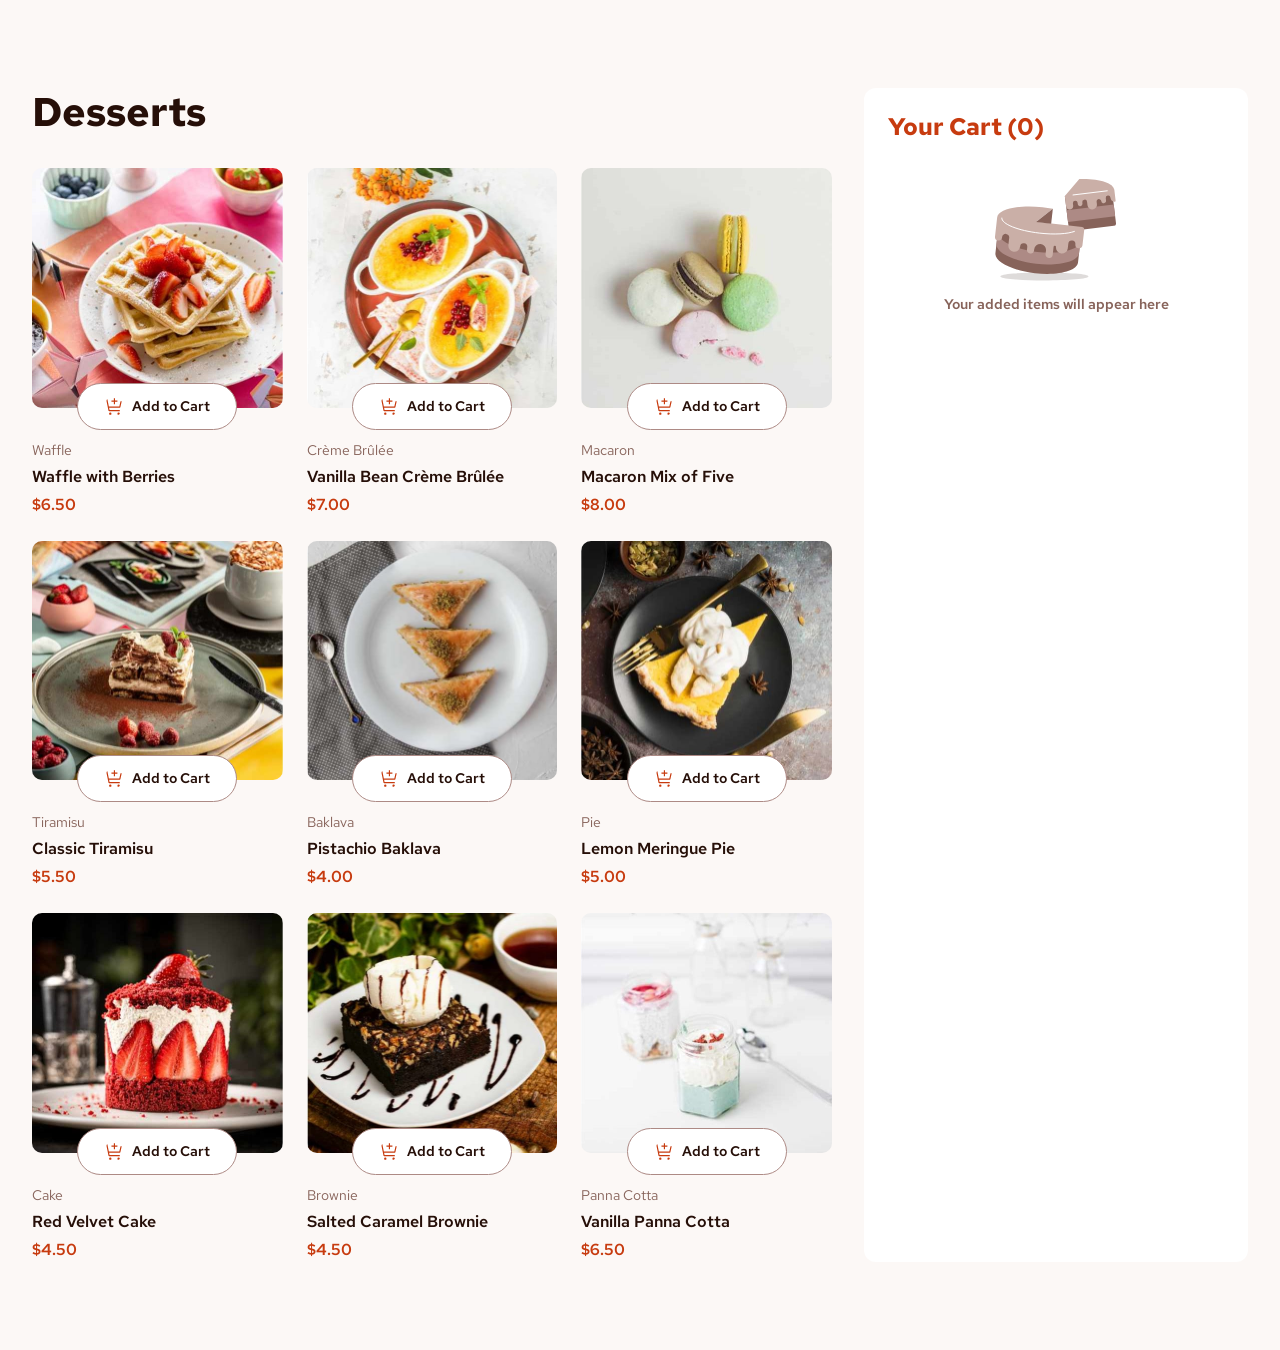
<file: index.html>
<!DOCTYPE html>
<html lang="en">
<head>
  <meta charset="UTF-8">
  <meta name="viewport" content="width=device-width, initial-scale=1.0"> <!-- displays site properly based on user's device -->

  <link rel="icon" type="image/png" sizes="32x32" href="./assets/images/favicon-32x32.png">
  <link rel="preconnect" href="https://fonts.googleapis.com">
  <link rel="preconnect" href="https://fonts.gstatic.com" crossorigin>
  <link rel="stylesheet" href="./src/styles/style.css">
  <link rel="preconnect" href="https://fonts.googleapis.com">
  <link rel="preconnect" href="https://fonts.gstatic.com" crossorigin>
  <link href="https://fonts.googleapis.com/css2?family=Epilogue:ital,wght@0,100..900;1,100..900&family=Inter:ital,opsz,wght@0,14..32,100..900;1,14..32,100..900&family=Kumbh+Sans:wght,YOPQ@100..900,300&family=Overpass:ital,wght@0,100..900;1,100..900&family=Poppins:ital,wght@0,100;0,200;0,300;0,400;0,500;0,600;0,700;0,800;0,900;1,100;1,200;1,300;1,400;1,500;1,600;1,700;1,800;1,900&family=Quicksand:wght@300..700&family=Red+Hat+Display:ital,wght@0,300..900;1,300..900&family=Red+Hat+Text:ital,wght@0,300..700;1,300..700&family=Space+Grotesk:wght@300..700&display=swap" rel="stylesheet">  <title>Frontend Mentor | Product list with cart</title>

  <!-- Feel free to remove these styles or customise in your own stylesheet 👍 -->
  <style>
    .attribution { font-size: 0.6875rem; text-align: center; }
    .attribution a { color: hsl(228, 45%, 44%); }
  </style>
</head>
<body class="page">
<section class="products-section">
  <h1 class="products__title">Desserts</h1>
  <div class="products-card-list">

  </div>
</section>
<section class="cart-section">
    <h1 class="your-cart">Your Cart (0)</h1>
  <div class="cart-empty">
    <div class="cart-empty__image">
      <img src="./assets/images/illustration-empty-cart.svg" alt=""/>
    </div>
    <p class="cart-empty__description">Your added items will appear here</p>
  </div>
</section>
<div role="dialog" class="modal-overlay hidden"></div>

  <script type="module" src="./src/js/main.js"></script>
</body>
</html>
</file>
<file: src/styles/style.css>
@import "./tokens/colors.css";
@import "./tokens/spacing.css";
@import "./tokens/typography.css";

@import "./base/layout.css";
@import "./base/globals.css";
@import "./base/reset.css";

@import "./components/products-section.css";
</file>
